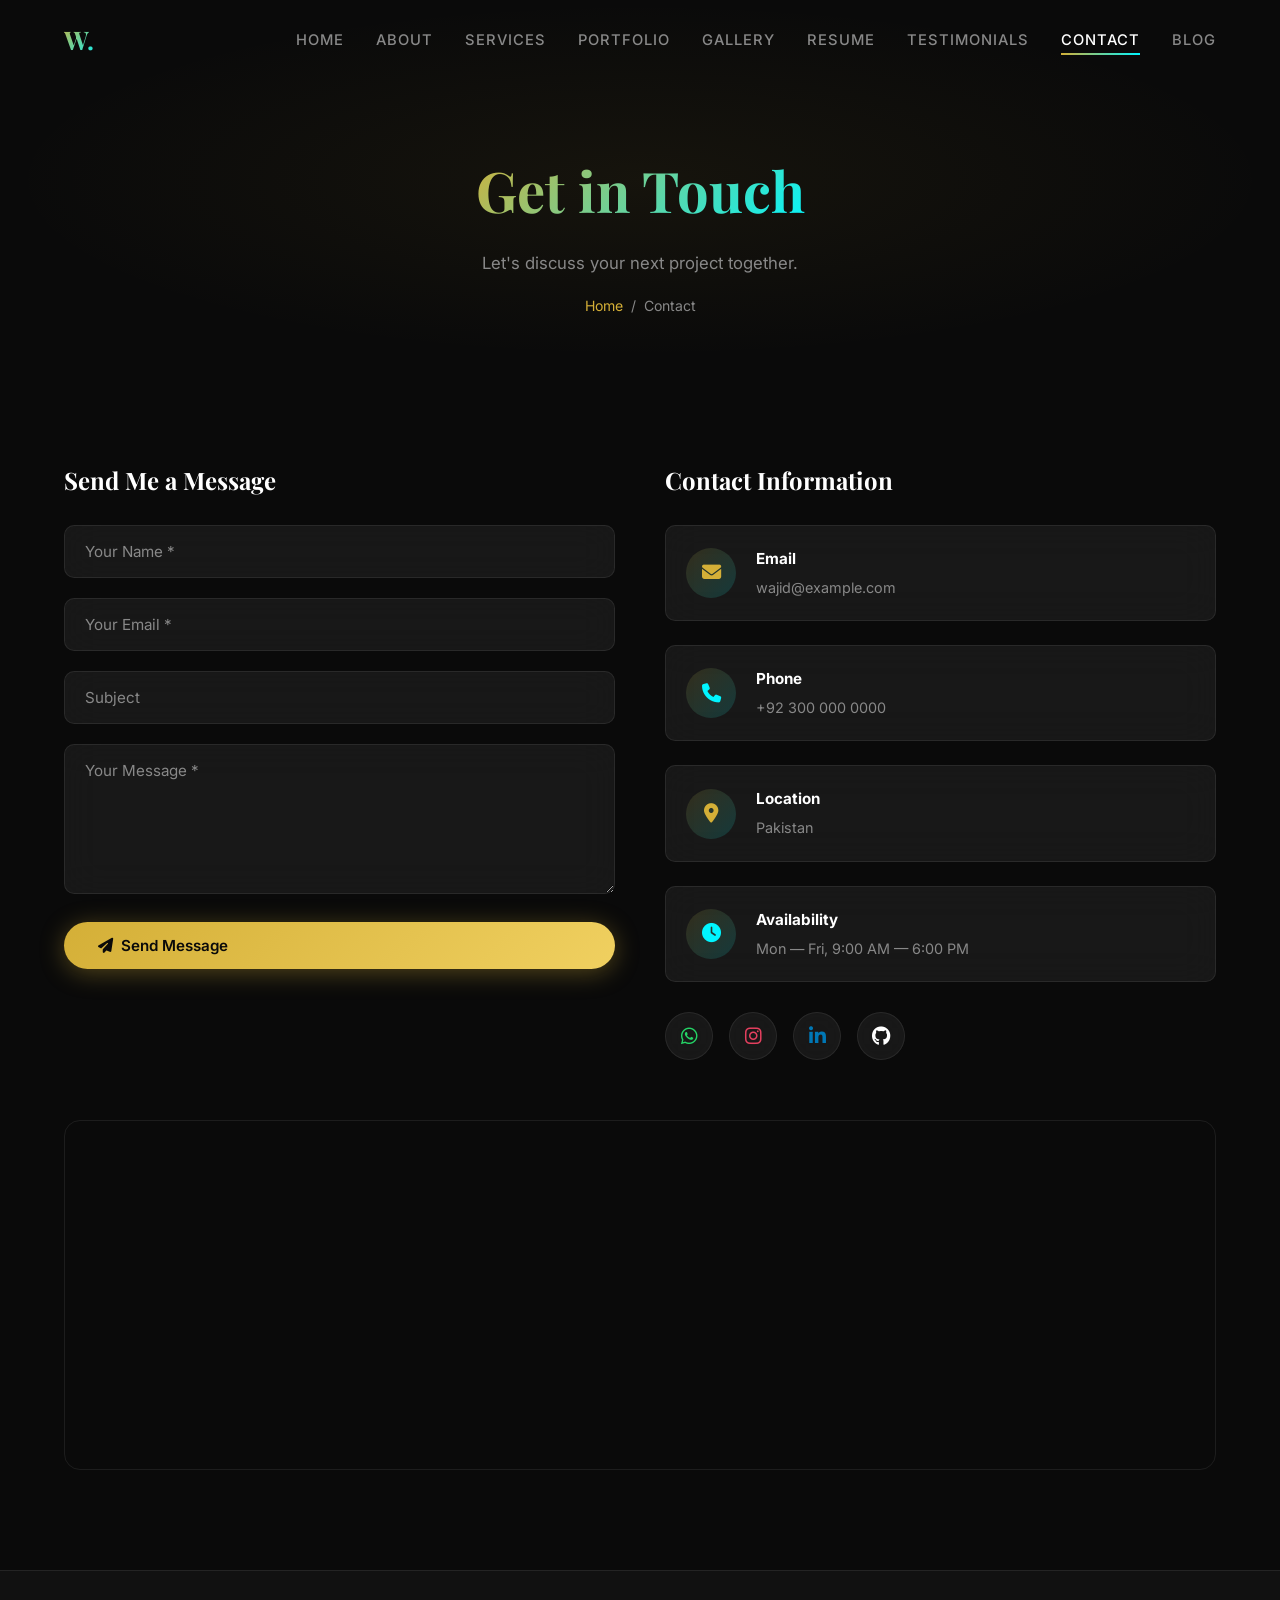
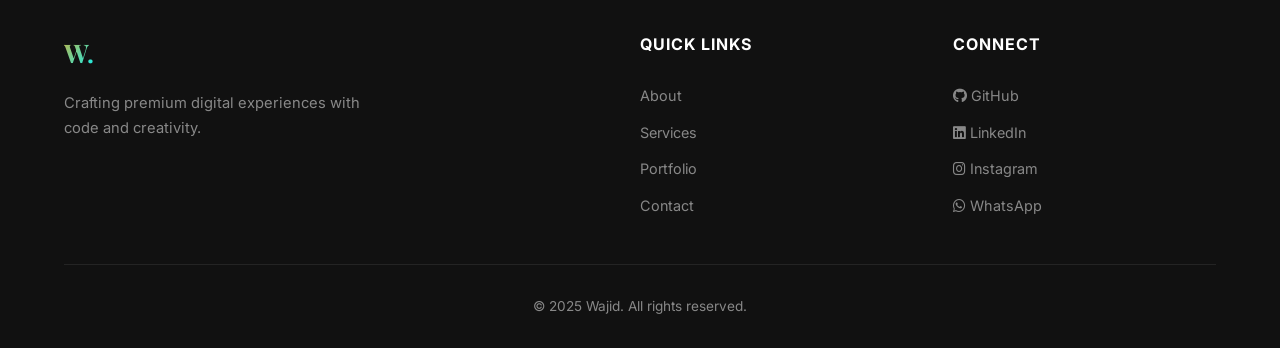
<file: contact.html>
<!DOCTYPE html>
<html lang="en">
<head>
  <meta charset="UTF-8" />
  <meta name="viewport" content="width=device-width, initial-scale=1.0" />
  <title>Contact — Wajid</title>
  <link rel="preconnect" href="https://fonts.googleapis.com" />
  <link rel="preconnect" href="https://fonts.gstatic.com" crossorigin />
  <link href="https://fonts.googleapis.com/css2?family=Playfair+Display:wght@400;700&family=Inter:wght@300;400;500;600;700&family=Fira+Code:wght@400;500&display=swap" rel="stylesheet" />
  <link rel="stylesheet" href="https://cdnjs.cloudflare.com/ajax/libs/font-awesome/6.5.1/css/all.min.css" />
  <link rel="stylesheet" href="css/style.css" />
</head>
<body class="page-transition">

  <div class="preloader"><div class="preloader-spinner"></div></div>

  <nav class="navbar">
    <div class="container">
      <a href="index.html" class="nav-logo">W.</a>
      <ul class="nav-links">
        <li><a href="index.html">Home</a></li>
        <li><a href="about.html">About</a></li>
        <li><a href="services.html">Services</a></li>
        <li><a href="portfolio.html">Portfolio</a></li>
        <li><a href="gallery.html">Gallery</a></li>
        <li><a href="resume.html">Resume</a></li>
        <li><a href="testimonials.html">Testimonials</a></li>
        <li><a href="contact.html">Contact</a></li>
        <li><a href="blog.html">Blog</a></li>
      </ul>
      <div class="hamburger"><span></span><span></span><span></span></div>
    </div>
  </nav>

  <section class="page-header">
    <div class="container">
      <h1>Get in Touch</h1>
      <p>Let's discuss your next project together.</p>
      <div class="breadcrumb"><a href="index.html">Home</a><span>/</span>Contact</div>
    </div>
  </section>

  <section class="section">
    <div class="container">
      <div class="contact-grid">

        <!-- Contact Form -->
        <div class="reveal">
          <h3 style="font-family:var(--font-heading);font-size:1.5rem;color:var(--white);margin-bottom:24px;">Send Me a Message</h3>
          <form id="contact-form" class="contact-form">
            <div class="form-group">
              <input type="text" name="name" placeholder="Your Name *" required />
            </div>
            <div class="form-group">
              <input type="email" name="email" placeholder="Your Email *" required />
            </div>
            <div class="form-group">
              <input type="text" name="subject" placeholder="Subject" />
            </div>
            <div class="form-group">
              <textarea name="message" placeholder="Your Message *" required></textarea>
            </div>
            <button type="submit" class="btn btn-primary">
              <i class="fas fa-paper-plane"></i> Send Message
            </button>
          </form>
        </div>

        <!-- Contact Info -->
        <div class="reveal">
          <h3 style="font-family:var(--font-heading);font-size:1.5rem;color:var(--white);margin-bottom:24px;">Contact Information</h3>
          <div class="contact-info-list">
            <div class="contact-info-item glass">
              <div class="contact-info-icon"><i class="fas fa-envelope" style="color:var(--gold);"></i></div>
              <div>
                <h4>Email</h4>
                <p>wajid@example.com</p>
              </div>
            </div>
            <div class="contact-info-item glass">
              <div class="contact-info-icon"><i class="fas fa-phone" style="color:var(--cyan);"></i></div>
              <div>
                <h4>Phone</h4>
                <p>+92 300 000 0000</p>
              </div>
            </div>
            <div class="contact-info-item glass">
              <div class="contact-info-icon"><i class="fas fa-map-marker-alt" style="color:var(--gold);"></i></div>
              <div>
                <h4>Location</h4>
                <p>Pakistan</p>
              </div>
            </div>
            <div class="contact-info-item glass">
              <div class="contact-info-icon"><i class="fas fa-clock" style="color:var(--cyan);"></i></div>
              <div>
                <h4>Availability</h4>
                <p>Mon — Fri, 9:00 AM — 6:00 PM</p>
              </div>
            </div>
          </div>

          <!-- Social Links -->
          <div class="social-links">
            <a href="#" class="social-link glass" aria-label="WhatsApp"><i class="fab fa-whatsapp" style="color:#25d366;"></i></a>
            <a href="#" class="social-link glass" aria-label="Instagram"><i class="fab fa-instagram" style="color:#e4405f;"></i></a>
            <a href="#" class="social-link glass" aria-label="LinkedIn"><i class="fab fa-linkedin-in" style="color:#0077b5;"></i></a>
            <a href="#" class="social-link glass" aria-label="GitHub"><i class="fab fa-github" style="color:var(--white);"></i></a>
          </div>
        </div>

      </div>

      <!-- Google Map -->
      <div class="map-container reveal">
        <iframe src="https://www.google.com/maps/embed?pb=!1m18!1m12!1m3!1d3619088.7098029!2d67.0!3d30.3!2m3!1f0!2f0!3f0!3m2!1i1024!2i768!4f13.1!3m3!1m2!1s0x38db52d2f8fd751f%3A0x46b7a1f7e614925c!2sPakistan!5e0!3m2!1sen!2s!4v1690000000000!5m2!1sen!2s" allowfullscreen="" loading="lazy" referrerpolicy="no-referrer-when-downgrade"></iframe>
      </div>
    </div>
  </section>

  <footer class="footer">
    <div class="container">
      <div class="footer-grid">
        <div class="footer-brand">
          <a href="index.html" class="nav-logo">W.</a>
          <p>Crafting premium digital experiences with code and creativity.</p>
        </div>
        <div>
          <h4 class="footer-heading">Quick Links</h4>
          <div class="footer-links">
            <a href="about.html">About</a>
            <a href="services.html">Services</a>
            <a href="portfolio.html">Portfolio</a>
            <a href="contact.html">Contact</a>
          </div>
        </div>
        <div>
          <h4 class="footer-heading">Connect</h4>
          <div class="footer-links">
            <a href="#"><i class="fab fa-github"></i> GitHub</a>
            <a href="#"><i class="fab fa-linkedin"></i> LinkedIn</a>
            <a href="#"><i class="fab fa-instagram"></i> Instagram</a>
            <a href="#"><i class="fab fa-whatsapp"></i> WhatsApp</a>
          </div>
        </div>
      </div>
      <div class="footer-bottom"><p>&copy; 2025 Wajid. All rights reserved.</p></div>
    </div>
  </footer>

  <button class="scroll-top" aria-label="Scroll to top"><i class="fas fa-chevron-up"></i></button>
  <script src="js/script.js"></script>
</body>
</html>
</file>
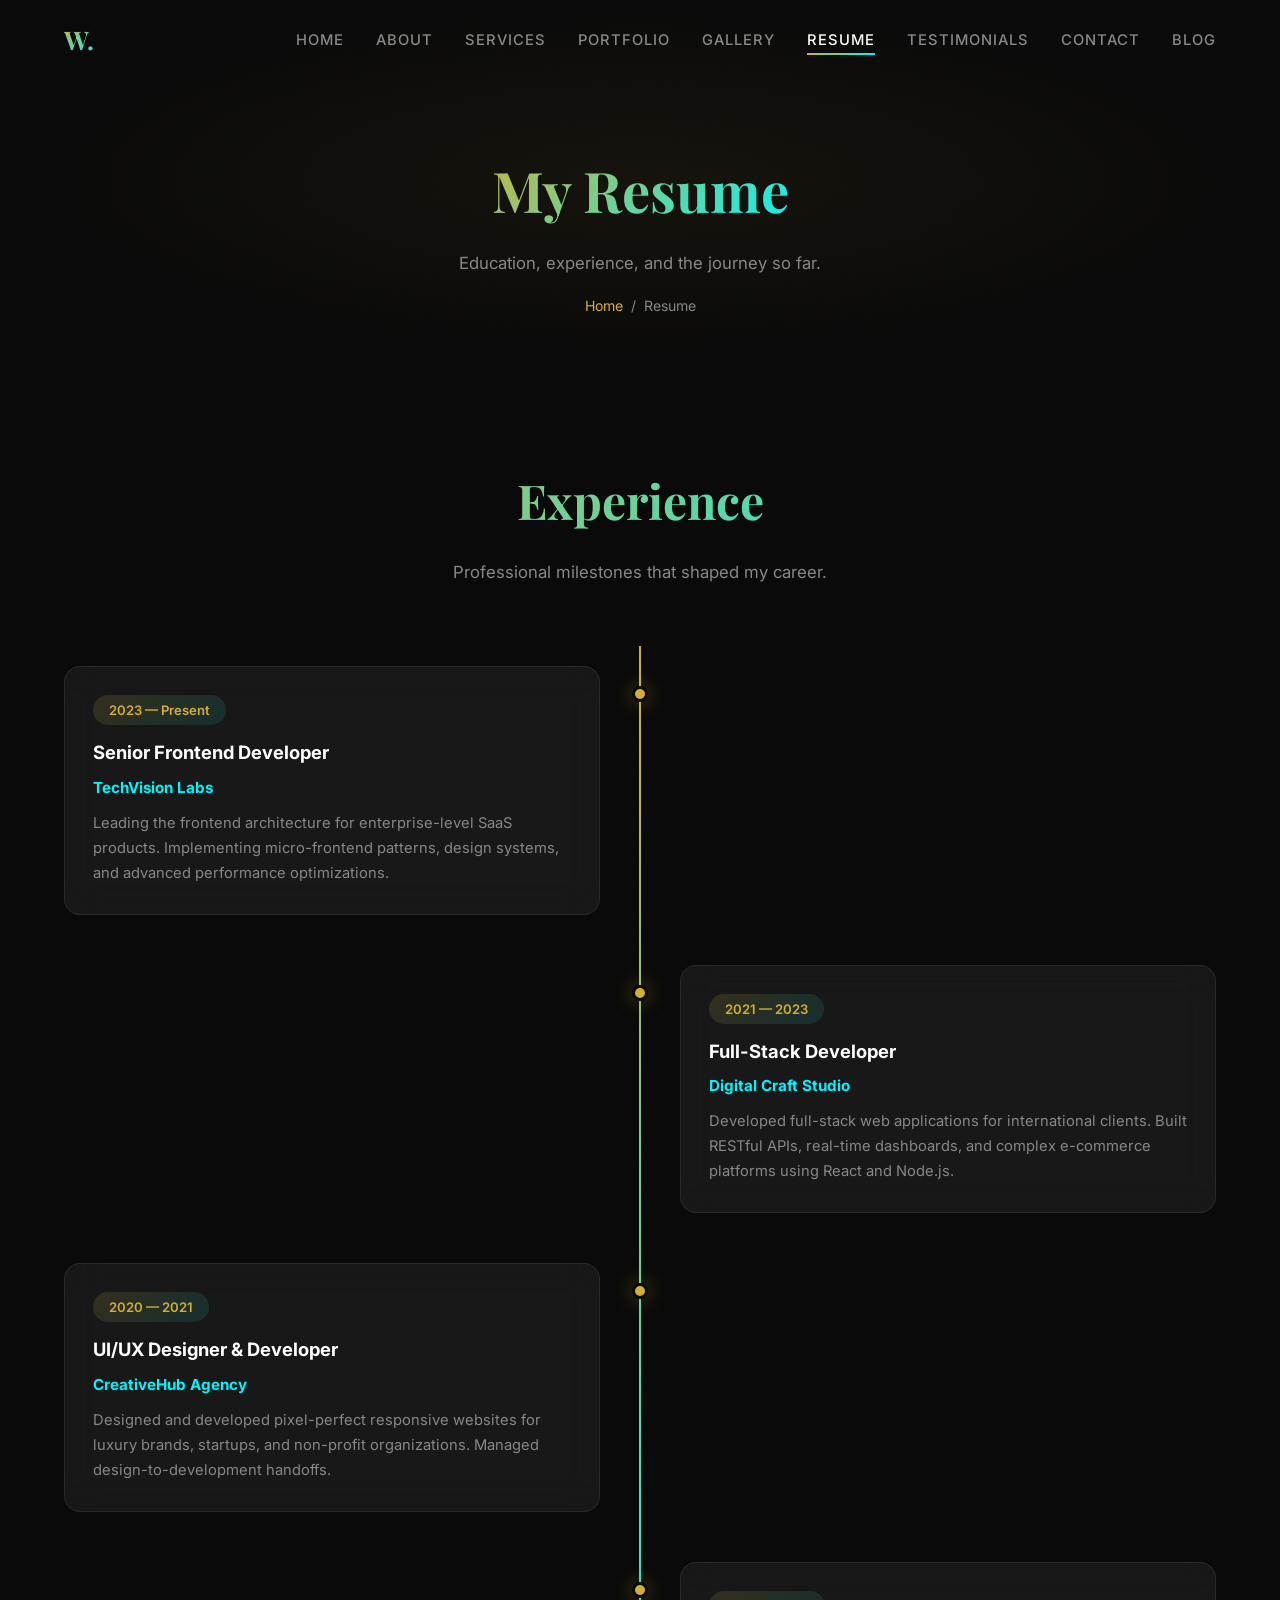
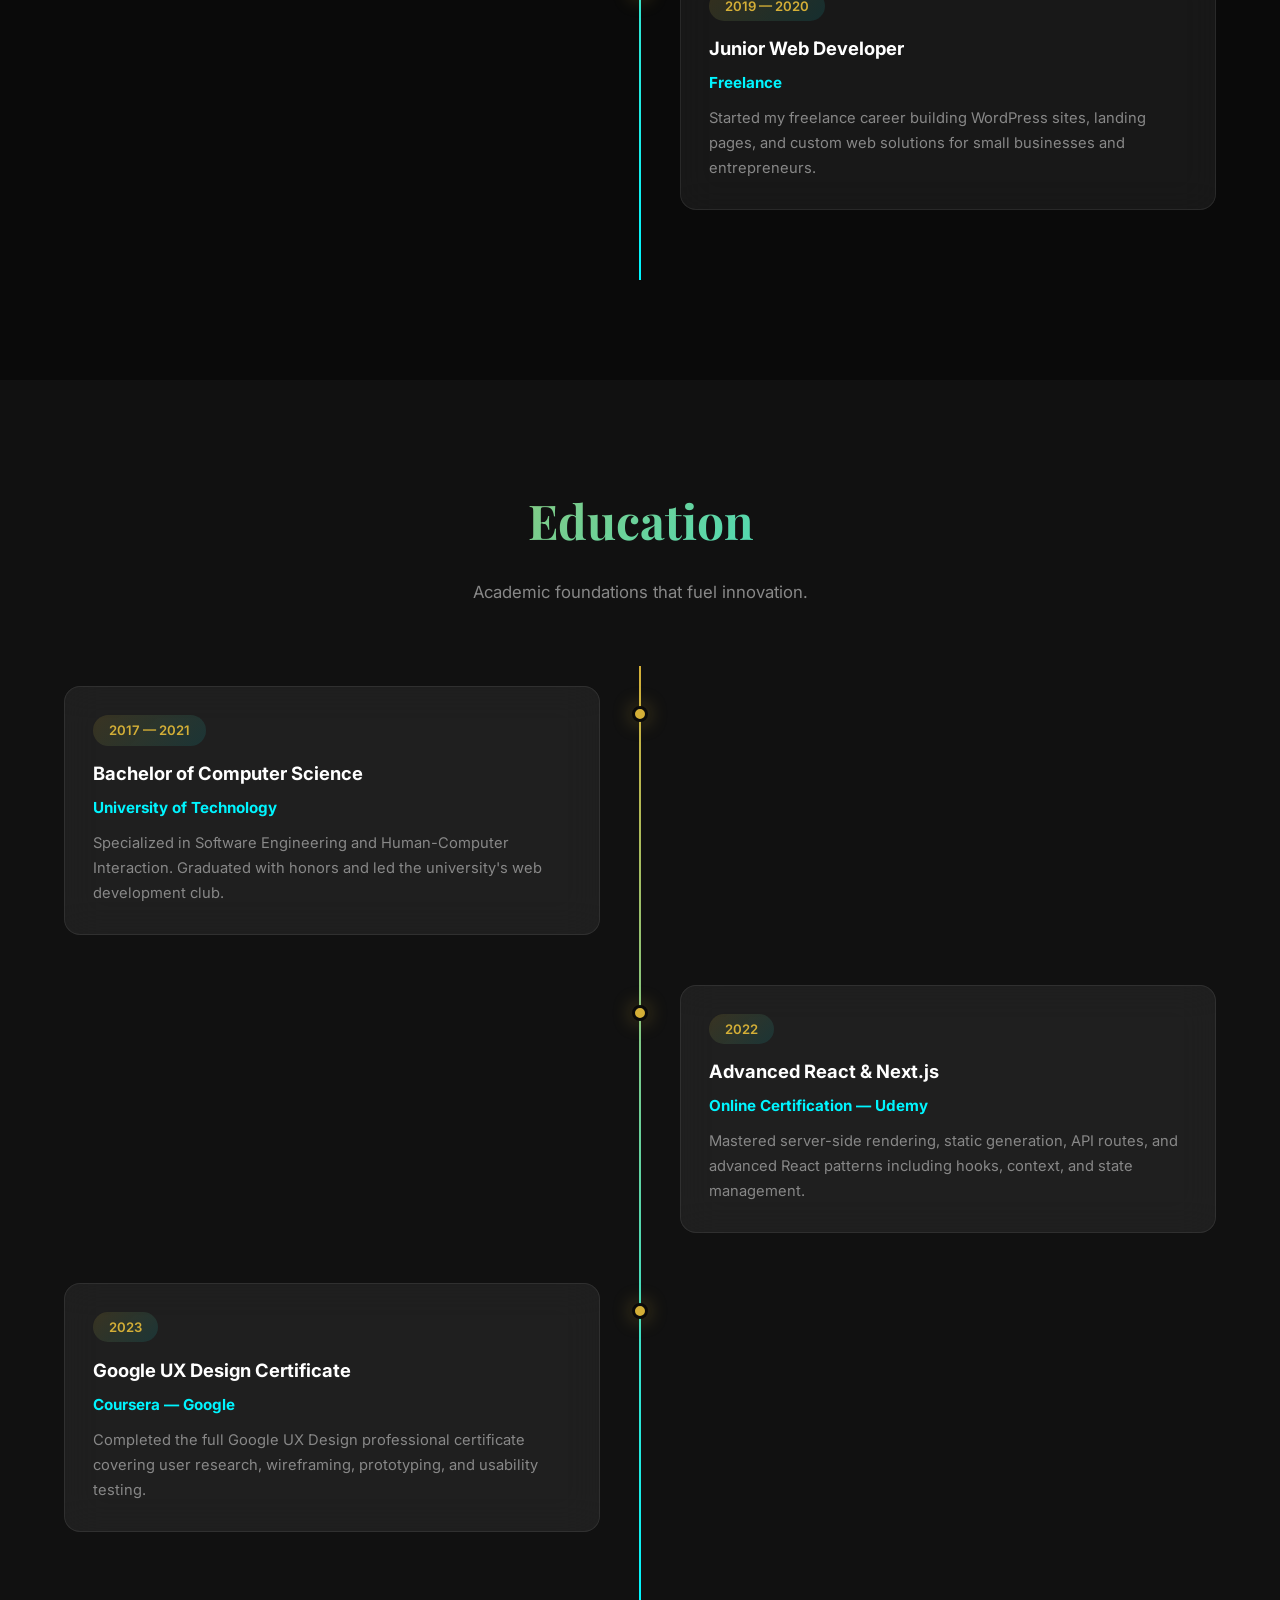
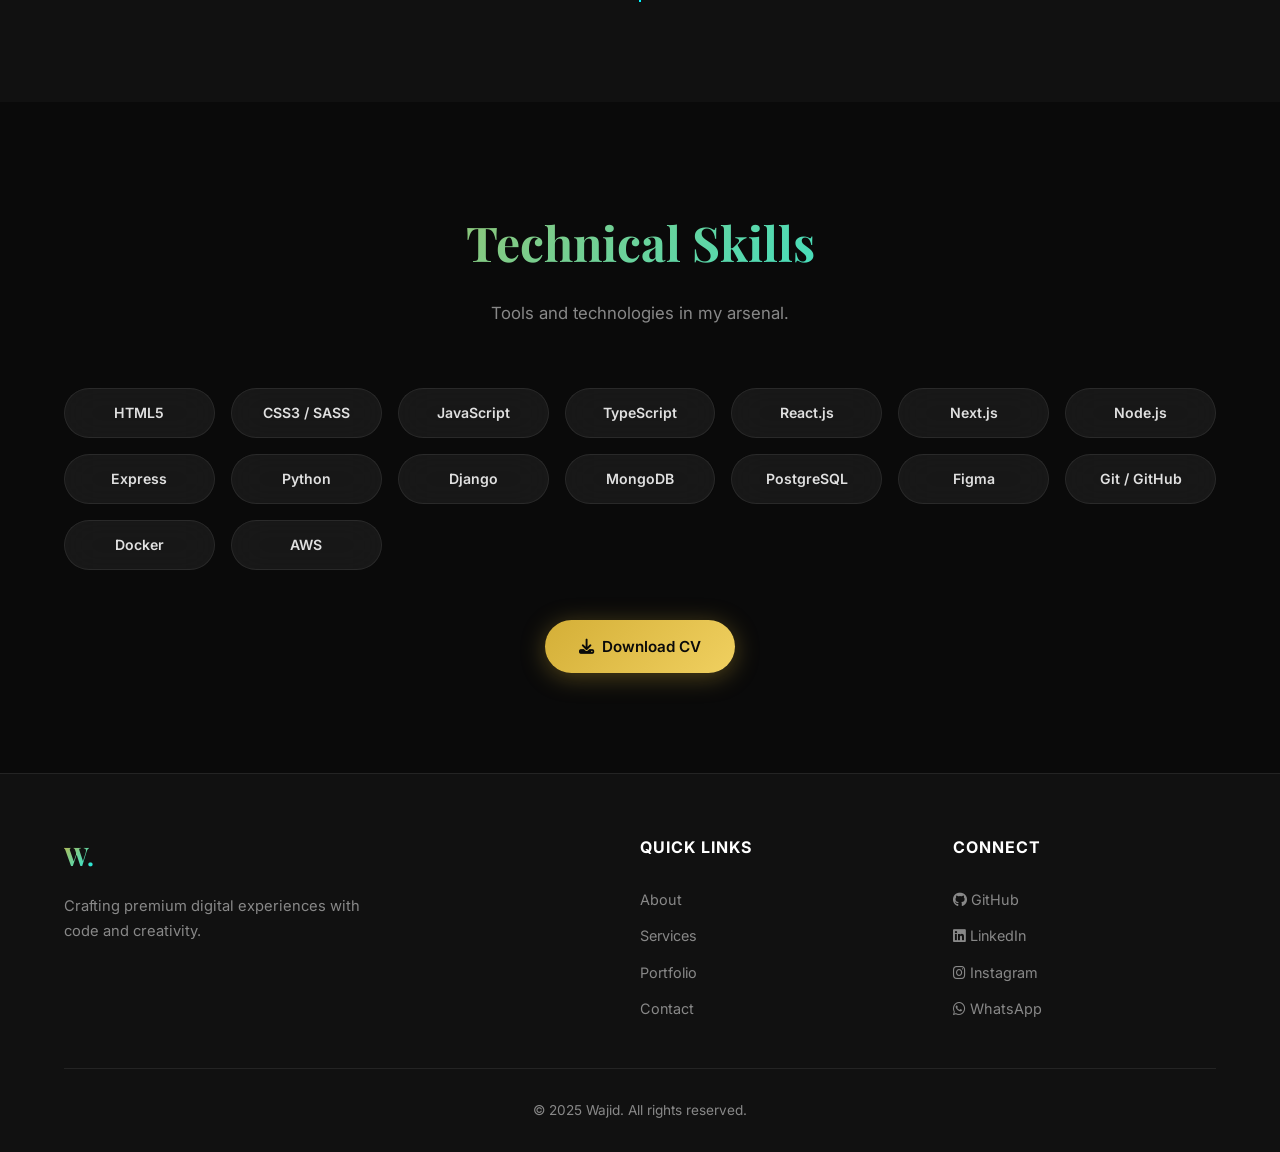
<file: resume.html>
<!DOCTYPE html>
<html lang="en">
<head>
  <meta charset="UTF-8" />
  <meta name="viewport" content="width=device-width, initial-scale=1.0" />
  <title>Resume — Wajid</title>
  <link rel="preconnect" href="https://fonts.googleapis.com" />
  <link rel="preconnect" href="https://fonts.gstatic.com" crossorigin />
  <link href="https://fonts.googleapis.com/css2?family=Playfair+Display:wght@400;700&family=Inter:wght@300;400;500;600;700&family=Fira+Code:wght@400;500&display=swap" rel="stylesheet" />
  <link rel="stylesheet" href="https://cdnjs.cloudflare.com/ajax/libs/font-awesome/6.5.1/css/all.min.css" />
  <link rel="stylesheet" href="css/style.css" />
</head>
<body class="page-transition">

  <div class="preloader"><div class="preloader-spinner"></div></div>

  <nav class="navbar">
    <div class="container">
      <a href="index.html" class="nav-logo">W.</a>
      <ul class="nav-links">
        <li><a href="index.html">Home</a></li>
        <li><a href="about.html">About</a></li>
        <li><a href="services.html">Services</a></li>
        <li><a href="portfolio.html">Portfolio</a></li>
        <li><a href="gallery.html">Gallery</a></li>
        <li><a href="resume.html">Resume</a></li>
        <li><a href="testimonials.html">Testimonials</a></li>
        <li><a href="contact.html">Contact</a></li>
        <li><a href="blog.html">Blog</a></li>
      </ul>
      <div class="hamburger"><span></span><span></span><span></span></div>
    </div>
  </nav>

  <section class="page-header">
    <div class="container">
      <h1>My Resume</h1>
      <p>Education, experience, and the journey so far.</p>
      <div class="breadcrumb"><a href="index.html">Home</a><span>/</span>Resume</div>
    </div>
  </section>

  <!-- Experience Timeline -->
  <section class="section">
    <div class="container">
      <h2 class="section-title reveal">Experience</h2>
      <p class="section-subtitle reveal">Professional milestones that shaped my career.</p>

      <div class="timeline">
        <div class="timeline-item">
          <div class="timeline-dot"></div>
          <div class="timeline-content glass">
            <span class="timeline-date">2023 — Present</span>
            <h3>Senior Frontend Developer</h3>
            <h4>TechVision Labs</h4>
            <p>Leading the frontend architecture for enterprise-level SaaS products. Implementing micro-frontend patterns, design systems, and advanced performance optimizations.</p>
          </div>
        </div>

        <div class="timeline-item">
          <div class="timeline-dot"></div>
          <div class="timeline-content glass">
            <span class="timeline-date">2021 — 2023</span>
            <h3>Full-Stack Developer</h3>
            <h4>Digital Craft Studio</h4>
            <p>Developed full-stack web applications for international clients. Built RESTful APIs, real-time dashboards, and complex e-commerce platforms using React and Node.js.</p>
          </div>
        </div>

        <div class="timeline-item">
          <div class="timeline-dot"></div>
          <div class="timeline-content glass">
            <span class="timeline-date">2020 — 2021</span>
            <h3>UI/UX Designer & Developer</h3>
            <h4>CreativeHub Agency</h4>
            <p>Designed and developed pixel-perfect responsive websites for luxury brands, startups, and non-profit organizations. Managed design-to-development handoffs.</p>
          </div>
        </div>

        <div class="timeline-item">
          <div class="timeline-dot"></div>
          <div class="timeline-content glass">
            <span class="timeline-date">2019 — 2020</span>
            <h3>Junior Web Developer</h3>
            <h4>Freelance</h4>
            <p>Started my freelance career building WordPress sites, landing pages, and custom web solutions for small businesses and entrepreneurs.</p>
          </div>
        </div>
      </div>
    </div>
  </section>

  <!-- Education Timeline -->
  <section class="section" style="background:var(--bg-secondary);">
    <div class="container">
      <h2 class="section-title reveal">Education</h2>
      <p class="section-subtitle reveal">Academic foundations that fuel innovation.</p>

      <div class="timeline">
        <div class="timeline-item">
          <div class="timeline-dot"></div>
          <div class="timeline-content glass">
            <span class="timeline-date">2017 — 2021</span>
            <h3>Bachelor of Computer Science</h3>
            <h4>University of Technology</h4>
            <p>Specialized in Software Engineering and Human-Computer Interaction. Graduated with honors and led the university's web development club.</p>
          </div>
        </div>

        <div class="timeline-item">
          <div class="timeline-dot"></div>
          <div class="timeline-content glass">
            <span class="timeline-date">2022</span>
            <h3>Advanced React & Next.js</h3>
            <h4>Online Certification — Udemy</h4>
            <p>Mastered server-side rendering, static generation, API routes, and advanced React patterns including hooks, context, and state management.</p>
          </div>
        </div>

        <div class="timeline-item">
          <div class="timeline-dot"></div>
          <div class="timeline-content glass">
            <span class="timeline-date">2023</span>
            <h3>Google UX Design Certificate</h3>
            <h4>Coursera — Google</h4>
            <p>Completed the full Google UX Design professional certificate covering user research, wireframing, prototyping, and usability testing.</p>
          </div>
        </div>
      </div>
    </div>
  </section>

  <!-- Skills Tags -->
  <section class="section">
    <div class="container">
      <h2 class="section-title reveal">Technical Skills</h2>
      <p class="section-subtitle reveal">Tools and technologies in my arsenal.</p>
      <div class="resume-skills reveal">
        <div class="resume-skill-tag glass">HTML5</div>
        <div class="resume-skill-tag glass">CSS3 / SASS</div>
        <div class="resume-skill-tag glass">JavaScript</div>
        <div class="resume-skill-tag glass">TypeScript</div>
        <div class="resume-skill-tag glass">React.js</div>
        <div class="resume-skill-tag glass">Next.js</div>
        <div class="resume-skill-tag glass">Node.js</div>
        <div class="resume-skill-tag glass">Express</div>
        <div class="resume-skill-tag glass">Python</div>
        <div class="resume-skill-tag glass">Django</div>
        <div class="resume-skill-tag glass">MongoDB</div>
        <div class="resume-skill-tag glass">PostgreSQL</div>
        <div class="resume-skill-tag glass">Figma</div>
        <div class="resume-skill-tag glass">Git / GitHub</div>
        <div class="resume-skill-tag glass">Docker</div>
        <div class="resume-skill-tag glass">AWS</div>
      </div>

      <div class="download-cv reveal">
        <a href="#" class="btn btn-primary"><i class="fas fa-download"></i> Download CV</a>
      </div>
    </div>
  </section>

  <footer class="footer">
    <div class="container">
      <div class="footer-grid">
        <div class="footer-brand">
          <a href="index.html" class="nav-logo">W.</a>
          <p>Crafting premium digital experiences with code and creativity.</p>
        </div>
        <div>
          <h4 class="footer-heading">Quick Links</h4>
          <div class="footer-links">
            <a href="about.html">About</a>
            <a href="services.html">Services</a>
            <a href="portfolio.html">Portfolio</a>
            <a href="contact.html">Contact</a>
          </div>
        </div>
        <div>
          <h4 class="footer-heading">Connect</h4>
          <div class="footer-links">
            <a href="#"><i class="fab fa-github"></i> GitHub</a>
            <a href="#"><i class="fab fa-linkedin"></i> LinkedIn</a>
            <a href="#"><i class="fab fa-instagram"></i> Instagram</a>
            <a href="#"><i class="fab fa-whatsapp"></i> WhatsApp</a>
          </div>
        </div>
      </div>
      <div class="footer-bottom"><p>&copy; 2025 Wajid. All rights reserved.</p></div>
    </div>
  </footer>

  <button class="scroll-top" aria-label="Scroll to top"><i class="fas fa-chevron-up"></i></button>
  <script src="js/script.js"></script>
</body>
</html>
</file>
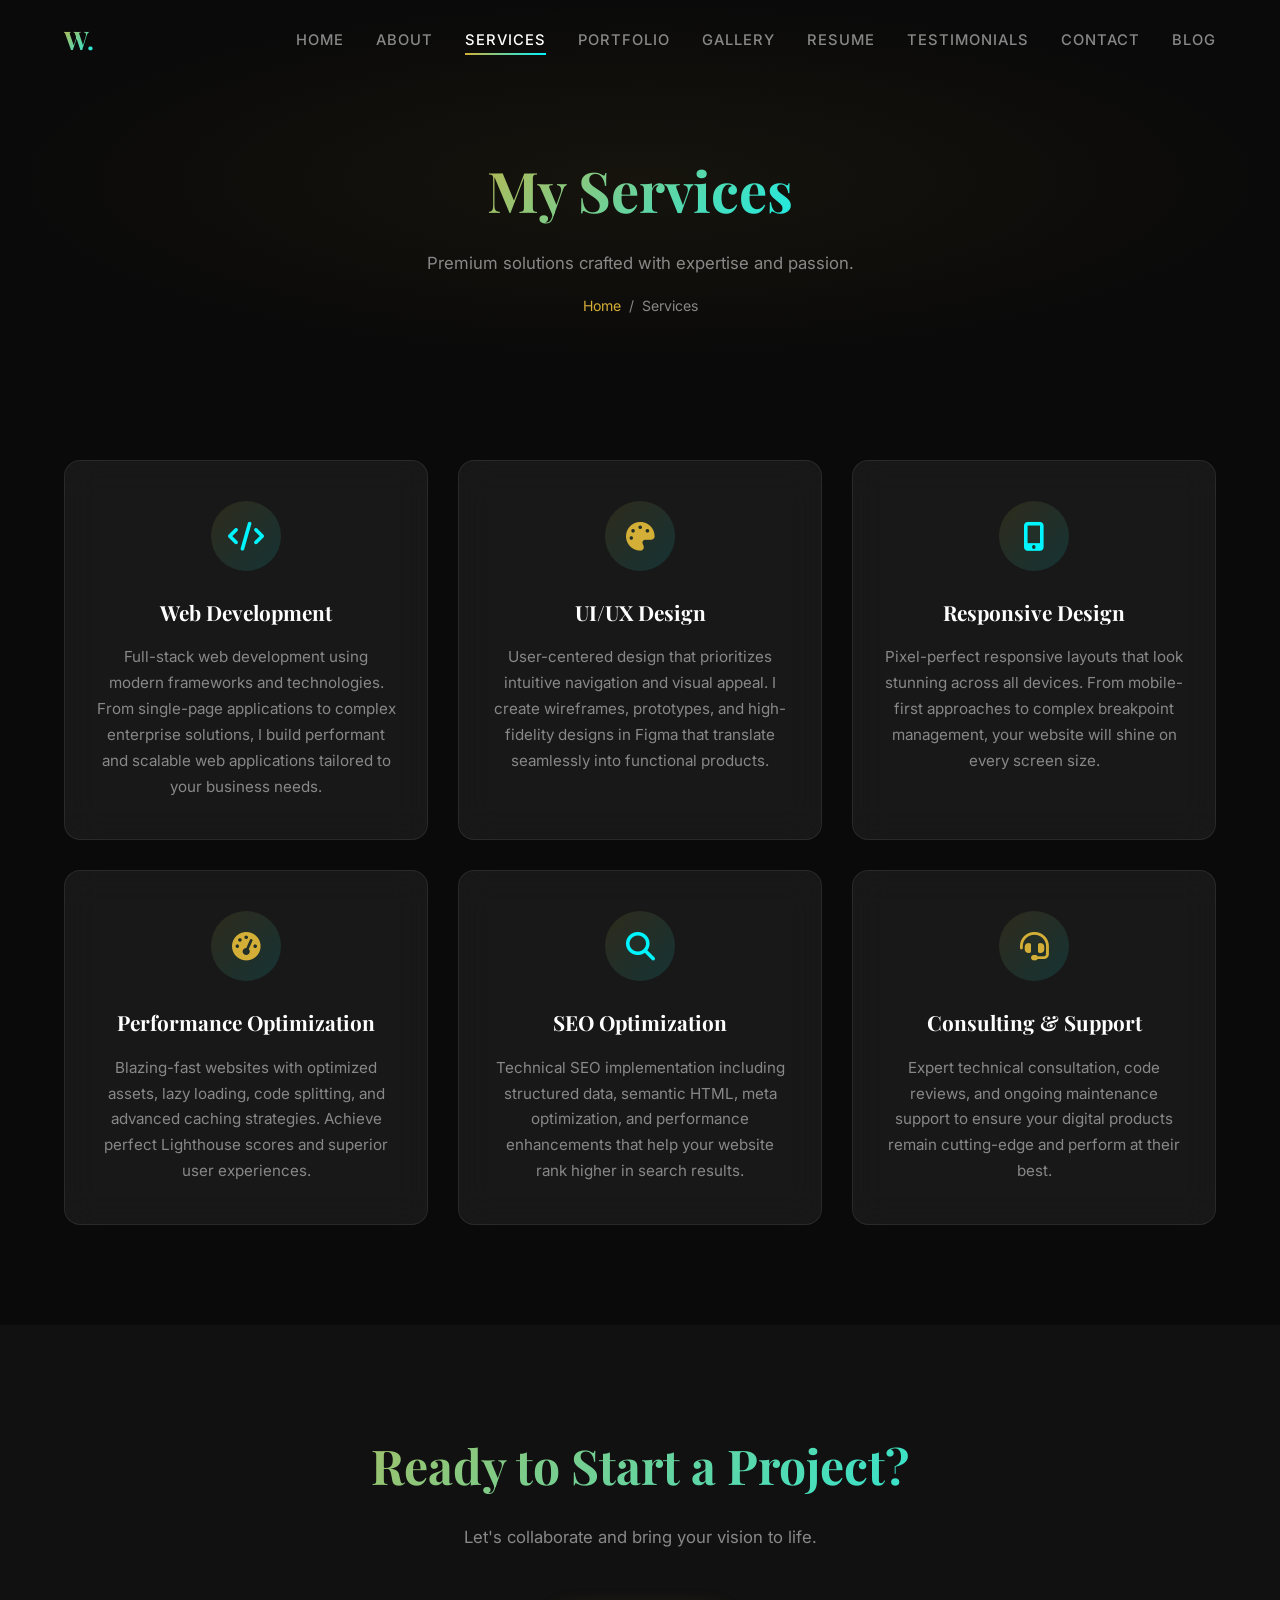
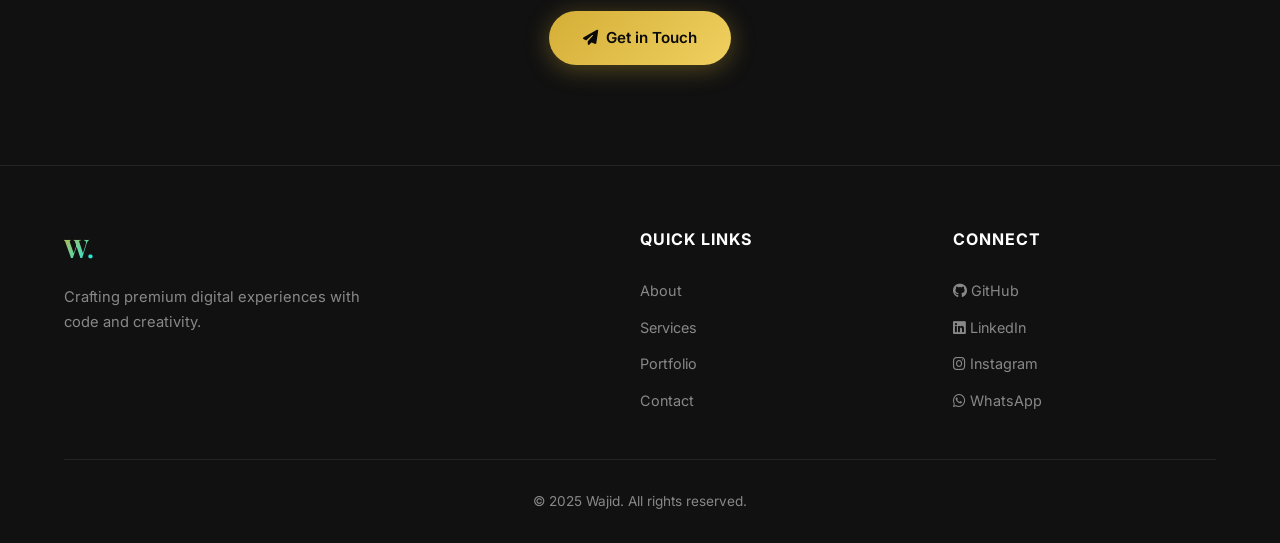
<file: services.html>
<!DOCTYPE html>
<html lang="en">
<head>
  <meta charset="UTF-8" />
  <meta name="viewport" content="width=device-width, initial-scale=1.0" />
  <title>Services — Wajid</title>
  <link rel="preconnect" href="https://fonts.googleapis.com" />
  <link rel="preconnect" href="https://fonts.gstatic.com" crossorigin />
  <link href="https://fonts.googleapis.com/css2?family=Playfair+Display:wght@400;700&family=Inter:wght@300;400;500;600;700&family=Fira+Code:wght@400;500&display=swap" rel="stylesheet" />
  <link rel="stylesheet" href="https://cdnjs.cloudflare.com/ajax/libs/font-awesome/6.5.1/css/all.min.css" />
  <link rel="stylesheet" href="css/style.css" />
</head>
<body class="page-transition">

  <div class="preloader"><div class="preloader-spinner"></div></div>

  <nav class="navbar">
    <div class="container">
      <a href="index.html" class="nav-logo">W.</a>
      <ul class="nav-links">
        <li><a href="index.html">Home</a></li>
        <li><a href="about.html">About</a></li>
        <li><a href="services.html">Services</a></li>
        <li><a href="portfolio.html">Portfolio</a></li>
        <li><a href="gallery.html">Gallery</a></li>
        <li><a href="resume.html">Resume</a></li>
        <li><a href="testimonials.html">Testimonials</a></li>
        <li><a href="contact.html">Contact</a></li>
        <li><a href="blog.html">Blog</a></li>
      </ul>
      <div class="hamburger"><span></span><span></span><span></span></div>
    </div>
  </nav>

  <section class="page-header">
    <div class="container">
      <h1>My Services</h1>
      <p>Premium solutions crafted with expertise and passion.</p>
      <div class="breadcrumb"><a href="index.html">Home</a><span>/</span>Services</div>
    </div>
  </section>

  <section class="section">
    <div class="container">
      <div class="services-grid">

        <div class="service-card glass reveal">
          <div class="service-icon"><i class="fas fa-code" style="color:var(--cyan);"></i></div>
          <h3>Web Development</h3>
          <p>Full-stack web development using modern frameworks and technologies. From single-page applications to complex enterprise solutions, I build performant and scalable web applications tailored to your business needs.</p>
        </div>

        <div class="service-card glass reveal">
          <div class="service-icon"><i class="fas fa-palette" style="color:var(--gold);"></i></div>
          <h3>UI/UX Design</h3>
          <p>User-centered design that prioritizes intuitive navigation and visual appeal. I create wireframes, prototypes, and high-fidelity designs in Figma that translate seamlessly into functional products.</p>
        </div>

        <div class="service-card glass reveal">
          <div class="service-icon"><i class="fas fa-mobile-alt" style="color:var(--cyan);"></i></div>
          <h3>Responsive Design</h3>
          <p>Pixel-perfect responsive layouts that look stunning across all devices. From mobile-first approaches to complex breakpoint management, your website will shine on every screen size.</p>
        </div>

        <div class="service-card glass reveal">
          <div class="service-icon"><i class="fas fa-tachometer-alt" style="color:var(--gold);"></i></div>
          <h3>Performance Optimization</h3>
          <p>Blazing-fast websites with optimized assets, lazy loading, code splitting, and advanced caching strategies. Achieve perfect Lighthouse scores and superior user experiences.</p>
        </div>

        <div class="service-card glass reveal">
          <div class="service-icon"><i class="fas fa-search" style="color:var(--cyan);"></i></div>
          <h3>SEO Optimization</h3>
          <p>Technical SEO implementation including structured data, semantic HTML, meta optimization, and performance enhancements that help your website rank higher in search results.</p>
        </div>

        <div class="service-card glass reveal">
          <div class="service-icon"><i class="fas fa-headset" style="color:var(--gold);"></i></div>
          <h3>Consulting & Support</h3>
          <p>Expert technical consultation, code reviews, and ongoing maintenance support to ensure your digital products remain cutting-edge and perform at their best.</p>
        </div>

      </div>
    </div>
  </section>

  <!-- CTA Section -->
  <section class="section" style="background:var(--bg-secondary);">
    <div class="container" style="text-align:center;">
      <h2 class="section-title reveal">Ready to Start a Project?</h2>
      <p class="section-subtitle reveal">Let's collaborate and bring your vision to life.</p>
      <a href="contact.html" class="btn btn-primary reveal"><i class="fas fa-paper-plane"></i> Get in Touch</a>
    </div>
  </section>

  <footer class="footer">
    <div class="container">
      <div class="footer-grid">
        <div class="footer-brand">
          <a href="index.html" class="nav-logo">W.</a>
          <p>Crafting premium digital experiences with code and creativity.</p>
        </div>
        <div>
          <h4 class="footer-heading">Quick Links</h4>
          <div class="footer-links">
            <a href="about.html">About</a>
            <a href="services.html">Services</a>
            <a href="portfolio.html">Portfolio</a>
            <a href="contact.html">Contact</a>
          </div>
        </div>
        <div>
          <h4 class="footer-heading">Connect</h4>
          <div class="footer-links">
            <a href="#"><i class="fab fa-github"></i> GitHub</a>
            <a href="#"><i class="fab fa-linkedin"></i> LinkedIn</a>
            <a href="#"><i class="fab fa-instagram"></i> Instagram</a>
            <a href="#"><i class="fab fa-whatsapp"></i> WhatsApp</a>
          </div>
        </div>
      </div>
      <div class="footer-bottom"><p>&copy; 2025 Wajid. All rights reserved.</p></div>
    </div>
  </footer>

  <button class="scroll-top" aria-label="Scroll to top"><i class="fas fa-chevron-up"></i></button>
  <script src="js/script.js"></script>
</body>
</html>
</file>
<file: css/style.css>
/* ============================================================
   WAJID — VIP Portfolio | Master Stylesheet
   Dark Luxury • Gold #D4AF37 • Neon Cyan #00F5FF
   ============================================================ */

/* ---------- CSS Variables ---------- */
:root {
  --bg-primary:    #0a0a0a;
  --bg-secondary:  #111111;
  --bg-card:       rgba(255, 255, 255, 0.04);
  --bg-glass:      rgba(255, 255, 255, 0.06);
  --gold:          #D4AF37;
  --gold-light:    #f0d060;
  --cyan:          #00F5FF;
  --cyan-dim:      rgba(0, 245, 255, 0.15);
  --white:         #ffffff;
  --text:          #e0e0e0;
  --text-muted:    #888888;
  --border:        rgba(255, 255, 255, 0.08);
  --shadow:        0 8px 32px rgba(0, 0, 0, 0.5);
  --glass-blur:    blur(18px);
  --radius:        16px;
  --radius-sm:     10px;
  --transition:    0.35s cubic-bezier(0.4, 0, 0.2, 1);
  --font-heading:  'Playfair Display', serif;
  --font-body:     'Inter', sans-serif;
  --font-mono:     'Fira Code', monospace;
}

/* ---------- Reset & Base ---------- */
*, *::before, *::after { margin: 0; padding: 0; box-sizing: border-box; }
html { scroll-behavior: smooth; font-size: 16px; }
body {
  font-family: var(--font-body);
  background: var(--bg-primary);
  color: var(--text);
  line-height: 1.7;
  overflow-x: hidden;
  -webkit-font-smoothing: antialiased;
}
a { text-decoration: none; color: inherit; transition: color var(--transition); }
ul { list-style: none; }
img { max-width: 100%; display: block; }
button, input, textarea, select { font-family: inherit; }

/* ---------- Preloader ---------- */
.preloader {
  position: fixed; inset: 0; z-index: 99999;
  background: var(--bg-primary);
  display: flex; align-items: center; justify-content: center;
  transition: opacity .6s, visibility .6s;
}
.preloader.hidden { opacity: 0; visibility: hidden; pointer-events: none; }
.preloader-spinner {
  width: 56px; height: 56px;
  border: 3px solid var(--border);
  border-top-color: var(--gold);
  border-right-color: var(--cyan);
  border-radius: 50%;
  animation: spin 0.9s linear infinite;
}
@keyframes spin { to { transform: rotate(360deg); } }

/* ---------- Scrollbar ---------- */
::-webkit-scrollbar { width: 8px; }
::-webkit-scrollbar-track { background: var(--bg-secondary); }
::-webkit-scrollbar-thumb { background: linear-gradient(var(--gold), var(--cyan)); border-radius: 4px; }

/* ---------- Selection ---------- */
::selection { background: var(--gold); color: var(--bg-primary); }

/* ---------- Utility ---------- */
.container { max-width: 1200px; margin: 0 auto; padding: 0 24px; }
.section { padding: 100px 0; position: relative; }
.section-title {
  font-family: var(--font-heading);
  font-size: clamp(2rem, 5vw, 3rem);
  text-align: center;
  margin-bottom: 16px;
  background: linear-gradient(135deg, var(--gold), var(--cyan));
  -webkit-background-clip: text;
  -webkit-text-fill-color: transparent;
  background-clip: text;
}
.section-subtitle {
  text-align: center;
  color: var(--text-muted);
  margin-bottom: 60px;
  font-size: 1.05rem;
}
.glass {
  background: var(--bg-glass);
  backdrop-filter: var(--glass-blur);
  -webkit-backdrop-filter: var(--glass-blur);
  border: 1px solid var(--border);
  border-radius: var(--radius);
}

/* ---------- Buttons ---------- */
.btn {
  display: inline-flex; align-items: center; gap: 8px;
  padding: 14px 34px;
  border: none; border-radius: 50px; cursor: pointer;
  font-size: 0.95rem; font-weight: 600;
  position: relative; overflow: hidden;
  transition: transform var(--transition), box-shadow var(--transition);
}
.btn:hover { transform: translateY(-2px); }
.btn-primary {
  background: linear-gradient(135deg, var(--gold), var(--gold-light));
  color: var(--bg-primary);
  box-shadow: 0 4px 24px rgba(212, 175, 55, 0.35);
}
.btn-primary:hover { box-shadow: 0 6px 32px rgba(212, 175, 55, 0.55); }
.btn-outline {
  background: transparent;
  border: 2px solid var(--cyan);
  color: var(--cyan);
}
.btn-outline:hover {
  background: var(--cyan);
  color: var(--bg-primary);
  box-shadow: 0 4px 24px rgba(0, 245, 255, 0.35);
}

/* Ripple effect */
.btn .ripple {
  position: absolute; border-radius: 50%;
  background: rgba(255, 255, 255, 0.4);
  transform: scale(0); animation: ripple-anim .6s ease-out;
  pointer-events: none;
}
@keyframes ripple-anim { to { transform: scale(4); opacity: 0; } }

/* ---------- Navbar ---------- */
.navbar {
  position: fixed; top: 0; left: 0; right: 0; z-index: 1000;
  padding: 18px 0;
  transition: background var(--transition), padding var(--transition), box-shadow var(--transition);
}
.navbar.scrolled {
  background: rgba(10, 10, 10, 0.92);
  backdrop-filter: var(--glass-blur);
  -webkit-backdrop-filter: var(--glass-blur);
  padding: 12px 0;
  box-shadow: 0 2px 24px rgba(0, 0, 0, 0.5);
  border-bottom: 1px solid var(--border);
}
.navbar .container { display: flex; align-items: center; justify-content: space-between; }
.nav-logo {
  font-family: var(--font-heading);
  font-size: 1.6rem; font-weight: 700;
  background: linear-gradient(135deg, var(--gold), var(--cyan));
  -webkit-background-clip: text;
  -webkit-text-fill-color: transparent;
  background-clip: text;
}
.nav-links { display: flex; gap: 32px; }
.nav-links a {
  font-size: 0.92rem; font-weight: 500; text-transform: uppercase;
  letter-spacing: 1px; color: var(--text-muted);
  position: relative; padding: 4px 0;
}
.nav-links a::after {
  content: ''; position: absolute; bottom: -2px; left: 0;
  width: 0; height: 2px;
  background: linear-gradient(90deg, var(--gold), var(--cyan));
  transition: width var(--transition);
}
.nav-links a:hover,
.nav-links a.active { color: var(--white); }
.nav-links a:hover::after,
.nav-links a.active::after { width: 100%; }

/* Hamburger */
.hamburger { display: none; flex-direction: column; gap: 5px; cursor: pointer; z-index: 1001; }
.hamburger span {
  width: 28px; height: 2px; background: var(--text);
  transition: var(--transition);
}
.hamburger.active span:nth-child(1) { transform: rotate(45deg) translate(5px, 5px); }
.hamburger.active span:nth-child(2) { opacity: 0; }
.hamburger.active span:nth-child(3) { transform: rotate(-45deg) translate(5px, -5px); }

/* ---------- Mobile Nav ---------- */
@media (max-width: 768px) {
  .nav-links {
    position: fixed; top: 0; right: -100%; width: 75%; height: 100vh;
    background: rgba(10, 10, 10, 0.97);
    backdrop-filter: var(--glass-blur);
    flex-direction: column; justify-content: center; align-items: center;
    gap: 28px;
    transition: right var(--transition);
    border-left: 1px solid var(--border);
  }
  .nav-links.open { right: 0; }
  .hamburger { display: flex; }
}

/* ---------- Hero Section ---------- */
.hero {
  min-height: 100vh; display: flex; align-items: center; justify-content: center;
  position: relative; overflow: hidden;
  background: radial-gradient(ellipse at 30% 50%, rgba(212, 175, 55, 0.06) 0%, transparent 60%),
              radial-gradient(ellipse at 70% 50%, rgba(0, 245, 255, 0.06) 0%, transparent 60%),
              var(--bg-primary);
}
.hero-content { text-align: center; z-index: 2; position: relative; }
.hero-greeting {
  font-size: 1.1rem; text-transform: uppercase; letter-spacing: 4px;
  color: var(--gold); margin-bottom: 16px;
  animation: fadeInUp .8s ease-out;
}
.hero-name {
  font-family: var(--font-heading);
  font-size: clamp(3rem, 8vw, 6rem);
  font-weight: 700;
  background: linear-gradient(135deg, var(--white) 30%, var(--gold));
  -webkit-background-clip: text;
  -webkit-text-fill-color: transparent;
  background-clip: text;
  line-height: 1.1; margin-bottom: 20px;
  animation: fadeInUp .8s ease-out .15s both;
}
.hero-tagline {
  font-size: clamp(1rem, 2.5vw, 1.35rem);
  color: var(--text-muted); margin-bottom: 40px;
  min-height: 2em;
  animation: fadeInUp .8s ease-out .3s both;
}
.hero-tagline .typed-cursor { color: var(--cyan); }
.hero-buttons {
  display: flex; gap: 20px; justify-content: center; flex-wrap: wrap;
  animation: fadeInUp .8s ease-out .45s both;
}

/* Particles canvas */
#particles-canvas {
  position: absolute; inset: 0; z-index: 1;
}

/* ---------- Animations ---------- */
@keyframes fadeInUp {
  from { opacity: 0; transform: translateY(30px); }
  to   { opacity: 1; transform: translateY(0); }
}
@keyframes fadeIn {
  from { opacity: 0; }
  to   { opacity: 1; }
}

/* Reveal on scroll */
.reveal {
  opacity: 0; transform: translateY(40px);
  transition: opacity .7s ease, transform .7s ease;
}
.reveal.visible {
  opacity: 1; transform: translateY(0);
}

/* ---------- About ---------- */
.about-grid {
  display: grid;
  grid-template-columns: 1fr 1.4fr;
  gap: 60px;
  align-items: center;
}
.about-image-wrap {
  position: relative; display: flex; justify-content: center;
}
.about-image-frame {
  width: 300px; height: 300px;
  border-radius: 50%;
  padding: 6px;
  background: linear-gradient(135deg, var(--gold), var(--cyan));
  position: relative;
}
.about-image-frame img {
  width: 100%; height: 100%;
  border-radius: 50%;
  object-fit: cover;
  border: 4px solid var(--bg-primary);
}
.about-image-glow {
  position: absolute; inset: -20px;
  border-radius: 50%;
  background: radial-gradient(circle, rgba(212, 175, 55, 0.15), transparent 70%);
  filter: blur(30px); z-index: -1;
}
.about-text h3 {
  font-family: var(--font-heading);
  font-size: 1.8rem; margin-bottom: 16px;
  color: var(--white);
}
.about-text p { color: var(--text-muted); margin-bottom: 20px; font-size: 1.02rem; }
.about-stats {
  display: flex; gap: 40px; margin-top: 30px;
}
.stat-item { text-align: center; }
.stat-number {
  font-size: 2.2rem; font-weight: 700;
  background: linear-gradient(135deg, var(--gold), var(--cyan));
  -webkit-background-clip: text;
  -webkit-text-fill-color: transparent;
  background-clip: text;
}
.stat-label { color: var(--text-muted); font-size: 0.85rem; text-transform: uppercase; letter-spacing: 1px; }

/* Skill bars */
.skills-section { margin-top: 60px; }
.skill-bar { margin-bottom: 24px; }
.skill-info { display: flex; justify-content: space-between; margin-bottom: 8px; }
.skill-name { font-weight: 600; font-size: 0.9rem; }
.skill-percent { color: var(--cyan); font-weight: 600; font-size: 0.9rem; }
.skill-track {
  height: 8px; background: rgba(255, 255, 255, 0.06);
  border-radius: 4px; overflow: hidden;
}
.skill-fill {
  height: 100%; width: 0; border-radius: 4px;
  background: linear-gradient(90deg, var(--gold), var(--cyan));
  transition: width 1.5s cubic-bezier(0.4, 0, 0.2, 1);
}

@media (max-width: 768px) {
  .about-grid { grid-template-columns: 1fr; text-align: center; }
  .about-stats { justify-content: center; }
}

/* ---------- Services ---------- */
.services-grid {
  display: grid;
  grid-template-columns: repeat(auto-fit, minmax(300px, 1fr));
  gap: 30px;
}
.service-card {
  padding: 40px 30px;
  text-align: center;
  transition: transform var(--transition), box-shadow var(--transition);
  position: relative; overflow: hidden;
}
.service-card::before {
  content: ''; position: absolute; inset: 0;
  background: linear-gradient(135deg, rgba(212, 175, 55, 0.05), rgba(0, 245, 255, 0.05));
  opacity: 0; transition: opacity var(--transition);
}
.service-card:hover { transform: translateY(-8px); box-shadow: 0 12px 40px rgba(0, 0, 0, 0.4); }
.service-card:hover::before { opacity: 1; }
.service-icon {
  width: 70px; height: 70px; margin: 0 auto 24px;
  display: flex; align-items: center; justify-content: center;
  border-radius: 50%;
  background: linear-gradient(135deg, rgba(212, 175, 55, 0.12), rgba(0, 245, 255, 0.12));
  font-size: 1.8rem;
  transition: transform var(--transition), box-shadow var(--transition);
}
.service-card:hover .service-icon {
  transform: scale(1.1);
  box-shadow: 0 0 30px rgba(212, 175, 55, 0.3);
}
.service-card h3 {
  font-family: var(--font-heading);
  font-size: 1.3rem; margin-bottom: 14px;
  color: var(--white);
}
.service-card p { color: var(--text-muted); font-size: 0.95rem; }

/* ---------- Portfolio ---------- */
.filter-buttons {
  display: flex; justify-content: center; gap: 14px; flex-wrap: wrap;
  margin-bottom: 50px;
}
.filter-btn {
  padding: 10px 26px; border: 1px solid var(--border);
  border-radius: 50px; background: transparent;
  color: var(--text-muted); cursor: pointer;
  font-size: 0.88rem; font-weight: 500;
  transition: var(--transition);
}
.filter-btn.active, .filter-btn:hover {
  background: linear-gradient(135deg, var(--gold), var(--cyan));
  color: var(--bg-primary); border-color: transparent;
}
.portfolio-grid {
  display: grid;
  grid-template-columns: repeat(auto-fit, minmax(320px, 1fr));
  gap: 28px;
}
.portfolio-item {
  border-radius: var(--radius);
  overflow: hidden; position: relative;
  aspect-ratio: 16 / 11;
  cursor: pointer;
}
.portfolio-item img {
  width: 100%; height: 100%; object-fit: cover;
  transition: transform .5s ease;
}
.portfolio-overlay {
  position: absolute; inset: 0;
  background: linear-gradient(to top, rgba(10, 10, 10, 0.95) 0%, transparent 60%);
  display: flex; flex-direction: column; justify-content: flex-end;
  padding: 28px; opacity: 0;
  transition: opacity var(--transition);
}
.portfolio-item:hover img { transform: scale(1.08); }
.portfolio-item:hover .portfolio-overlay { opacity: 1; }
.portfolio-overlay h3 { font-size: 1.2rem; color: var(--white); margin-bottom: 6px; }
.portfolio-overlay span { color: var(--gold); font-size: 0.85rem; text-transform: uppercase; letter-spacing: 1px; }
.portfolio-overlay .view-btn {
  margin-top: 12px; display: inline-flex; align-items: center; gap: 6px;
  color: var(--cyan); font-size: 0.88rem; font-weight: 600;
}

/* ---------- Gallery ---------- */
.gallery-masonry {
  columns: 3; column-gap: 20px;
}
.gallery-item {
  break-inside: avoid; margin-bottom: 20px;
  border-radius: var(--radius-sm); overflow: hidden;
  cursor: pointer; position: relative;
}
.gallery-item img {
  width: 100%; display: block;
  transition: transform .5s ease, filter .5s ease;
}
.gallery-item:hover img { transform: scale(1.05); filter: brightness(1.1); }
.gallery-item::after {
  content: '🔍'; position: absolute;
  top: 50%; left: 50%; transform: translate(-50%, -50%) scale(0);
  font-size: 2rem; opacity: 0;
  transition: var(--transition);
}
.gallery-item:hover::after { transform: translate(-50%, -50%) scale(1); opacity: .8; }

/* Lightbox */
.lightbox {
  position: fixed; inset: 0; z-index: 9999;
  background: rgba(0, 0, 0, 0.95);
  display: flex; align-items: center; justify-content: center;
  opacity: 0; visibility: hidden;
  transition: opacity .4s, visibility .4s;
}
.lightbox.active { opacity: 1; visibility: visible; }
.lightbox img {
  max-width: 90%; max-height: 85vh;
  border-radius: var(--radius-sm);
  box-shadow: 0 0 60px rgba(212, 175, 55, 0.15);
  transform: scale(0.85); transition: transform .4s ease;
}
.lightbox.active img { transform: scale(1); }
.lightbox-close {
  position: absolute; top: 30px; right: 40px;
  font-size: 2.2rem; color: var(--white); cursor: pointer;
  transition: color var(--transition);
  background: none; border: none;
}
.lightbox-close:hover { color: var(--gold); }
.lightbox-nav {
  position: absolute; top: 50%; transform: translateY(-50%);
  font-size: 2.5rem; color: var(--white); cursor: pointer;
  background: none; border: none; padding: 10px;
  transition: color var(--transition);
}
.lightbox-nav:hover { color: var(--cyan); }
.lightbox-prev { left: 30px; }
.lightbox-next { right: 30px; }

@media (max-width: 768px) {
  .gallery-masonry { columns: 2; }
}
@media (max-width: 480px) {
  .gallery-masonry { columns: 1; }
}

/* ---------- Resume / Timeline ---------- */
.timeline { position: relative; padding: 20px 0; }
.timeline::before {
  content: ''; position: absolute;
  left: 50%; top: 0; bottom: 0; width: 2px;
  background: linear-gradient(to bottom, var(--gold), var(--cyan));
  transform: translateX(-50%);
}
.timeline-item {
  display: flex; justify-content: flex-end;
  padding-right: calc(50% + 40px);
  margin-bottom: 50px;
  position: relative;
}
.timeline-item:nth-child(even) {
  justify-content: flex-start;
  padding-right: 0; padding-left: calc(50% + 40px);
}
.timeline-dot {
  position: absolute; left: 50%; top: 20px;
  width: 16px; height: 16px;
  background: var(--gold); border: 3px solid var(--bg-primary);
  border-radius: 50%; transform: translateX(-50%);
  z-index: 2;
  box-shadow: 0 0 20px rgba(212, 175, 55, 0.4);
}
.timeline-content {
  padding: 28px;
  max-width: 100%;
}
.timeline-date {
  display: inline-block; padding: 4px 16px;
  background: linear-gradient(135deg, rgba(212, 175, 55, 0.15), rgba(0, 245, 255, 0.1));
  border-radius: 50px; font-size: 0.82rem; font-weight: 600;
  color: var(--gold); margin-bottom: 12px;
}
.timeline-content h3 { font-size: 1.15rem; color: var(--white); margin-bottom: 6px; }
.timeline-content h4 { font-size: 0.95rem; color: var(--cyan); margin-bottom: 10px; }
.timeline-content p { font-size: 0.92rem; color: var(--text-muted); }

@media (max-width: 768px) {
  .timeline::before { left: 20px; }
  .timeline-item, .timeline-item:nth-child(even) {
    padding-left: 56px; padding-right: 0; justify-content: flex-start;
  }
  .timeline-dot { left: 20px; }
}

.resume-skills {
  display: grid; grid-template-columns: repeat(auto-fit, minmax(140px, 1fr));
  gap: 16px; margin-top: 40px;
}
.resume-skill-tag {
  padding: 12px 20px; text-align: center;
  font-size: 0.88rem; font-weight: 600;
  border-radius: 50px;
  transition: transform var(--transition), box-shadow var(--transition);
}
.resume-skill-tag:hover {
  transform: translateY(-4px);
  box-shadow: 0 6px 24px rgba(212, 175, 55, 0.2);
}

.download-cv {
  text-align: center; margin-top: 50px;
}

/* ---------- Testimonials ---------- */
.testimonials-carousel {
  position: relative; overflow: hidden;
  max-width: 800px; margin: 0 auto;
}
.testimonial-track {
  display: flex; transition: transform .6s ease;
}
.testimonial-card {
  min-width: 100%; padding: 50px 40px;
  text-align: center;
}
.testimonial-avatar {
  width: 80px; height: 80px;
  border-radius: 50%; margin: 0 auto 20px;
  border: 3px solid var(--gold);
  object-fit: cover;
}
.testimonial-quote {
  font-size: 1.1rem; color: var(--text);
  font-style: italic; line-height: 1.8;
  margin-bottom: 20px; position: relative;
}
.testimonial-quote::before {
  content: '"'; font-family: var(--font-heading);
  font-size: 4rem; color: var(--gold); opacity: .3;
  position: absolute; top: -30px; left: 50%;
  transform: translateX(-50%);
}
.testimonial-name { font-weight: 700; color: var(--white); font-size: 1.05rem; }
.testimonial-role { color: var(--cyan); font-size: 0.85rem; }

.carousel-controls {
  display: flex; justify-content: center; gap: 12px; margin-top: 30px;
}
.carousel-dot {
  width: 12px; height: 12px; border-radius: 50%;
  background: var(--border); border: none; cursor: pointer;
  transition: var(--transition);
}
.carousel-dot.active {
  background: var(--gold); box-shadow: 0 0 12px rgba(212, 175, 55, 0.5);
}

/* ---------- Contact ---------- */
.contact-grid {
  display: grid;
  grid-template-columns: 1fr 1fr;
  gap: 50px;
}
.contact-form { display: flex; flex-direction: column; gap: 20px; }
.form-group { position: relative; }
.form-group input,
.form-group textarea {
  width: 100%; padding: 16px 20px;
  background: var(--bg-glass);
  backdrop-filter: var(--glass-blur);
  border: 1px solid var(--border);
  border-radius: var(--radius-sm);
  color: var(--white); font-size: 0.95rem;
  transition: border-color var(--transition), box-shadow var(--transition);
  outline: none;
}
.form-group input::placeholder,
.form-group textarea::placeholder { color: var(--text-muted); }
.form-group input:focus,
.form-group textarea:focus {
  border-color: var(--gold);
  box-shadow: 0 0 20px rgba(212, 175, 55, 0.1);
}
.form-group textarea { resize: vertical; min-height: 150px; }

.contact-info-list { display: flex; flex-direction: column; gap: 24px; }
.contact-info-item {
  display: flex; align-items: center; gap: 20px;
  padding: 20px; border-radius: var(--radius-sm);
  transition: transform var(--transition);
}
.contact-info-item:hover { transform: translateX(8px); }
.contact-info-icon {
  width: 50px; height: 50px; min-width: 50px;
  display: flex; align-items: center; justify-content: center;
  border-radius: 50%;
  background: linear-gradient(135deg, rgba(212, 175, 55, 0.15), rgba(0, 245, 255, 0.15));
  font-size: 1.2rem;
}
.contact-info-item h4 { font-size: 0.95rem; color: var(--white); margin-bottom: 4px; }
.contact-info-item p { color: var(--text-muted); font-size: 0.9rem; }

.social-links {
  display: flex; gap: 16px; margin-top: 30px;
}
.social-link {
  width: 48px; height: 48px;
  display: flex; align-items: center; justify-content: center;
  border-radius: 50%;
  font-size: 1.2rem;
  transition: transform var(--transition), box-shadow var(--transition);
}
.social-link:hover {
  transform: translateY(-4px);
  box-shadow: 0 6px 24px rgba(212, 175, 55, 0.3);
}

.map-container {
  margin-top: 60px; border-radius: var(--radius);
  overflow: hidden; height: 350px;
  border: 1px solid var(--border);
}
.map-container iframe { width: 100%; height: 100%; border: none; filter: invert(90%) hue-rotate(180deg); }

@media (max-width: 768px) {
  .contact-grid { grid-template-columns: 1fr; }
}

/* ---------- Blog ---------- */
.blog-grid {
  display: grid;
  grid-template-columns: repeat(auto-fit, minmax(340px, 1fr));
  gap: 30px;
}
.blog-card {
  overflow: hidden;
  transition: transform var(--transition), box-shadow var(--transition);
}
.blog-card:hover { transform: translateY(-6px); box-shadow: 0 12px 40px rgba(0, 0, 0, 0.4); }
.blog-card-image {
  height: 220px; overflow: hidden;
}
.blog-card-image img {
  width: 100%; height: 100%; object-fit: cover;
  transition: transform .5s ease;
}
.blog-card:hover .blog-card-image img { transform: scale(1.08); }
.blog-card-body { padding: 28px; }
.blog-card-meta {
  display: flex; gap: 16px; margin-bottom: 12px;
  font-size: 0.82rem; color: var(--text-muted);
}
.blog-card-meta span { display: flex; align-items: center; gap: 4px; }
.blog-card-body h3 {
  font-family: var(--font-heading);
  font-size: 1.2rem; color: var(--white); margin-bottom: 10px;
  transition: color var(--transition);
}
.blog-card:hover .blog-card-body h3 { color: var(--gold); }
.blog-card-body p { color: var(--text-muted); font-size: 0.92rem; margin-bottom: 16px; }
.read-more {
  color: var(--cyan); font-size: 0.88rem; font-weight: 600;
  display: inline-flex; align-items: center; gap: 6px;
}

/* ---------- Footer ---------- */
.footer {
  padding: 60px 0 30px;
  border-top: 1px solid var(--border);
  background: var(--bg-secondary);
}
.footer-grid {
  display: grid;
  grid-template-columns: 2fr 1fr 1fr;
  gap: 50px; margin-bottom: 40px;
}
.footer-brand .nav-logo { margin-bottom: 16px; display: inline-block; }
.footer-brand p { color: var(--text-muted); font-size: 0.92rem; max-width: 320px; }
.footer-heading {
  font-size: 1rem; font-weight: 700; color: var(--white);
  margin-bottom: 20px; text-transform: uppercase; letter-spacing: 1px;
}
.footer-links a {
  display: block; color: var(--text-muted); font-size: 0.9rem;
  padding: 6px 0; transition: color var(--transition), transform var(--transition);
}
.footer-links a:hover { color: var(--gold); transform: translateX(6px); }
.footer-bottom {
  text-align: center; padding-top: 30px;
  border-top: 1px solid var(--border);
  color: var(--text-muted); font-size: 0.85rem;
}

@media (max-width: 768px) {
  .footer-grid { grid-template-columns: 1fr; text-align: center; }
  .footer-brand p { margin: 0 auto; }
}

/* ---------- Scroll to Top ---------- */
.scroll-top {
  position: fixed; bottom: 30px; right: 30px;
  width: 48px; height: 48px;
  border-radius: 50%; border: none; cursor: pointer;
  background: linear-gradient(135deg, var(--gold), var(--cyan));
  color: var(--bg-primary); font-size: 1.3rem;
  display: flex; align-items: center; justify-content: center;
  opacity: 0; visibility: hidden;
  transform: translateY(20px);
  transition: opacity var(--transition), transform var(--transition), box-shadow var(--transition);
  z-index: 999;
  box-shadow: 0 4px 20px rgba(212, 175, 55, 0.3);
}
.scroll-top.visible { opacity: 1; visibility: visible; transform: translateY(0); }
.scroll-top:hover { box-shadow: 0 6px 30px rgba(212, 175, 55, 0.5); transform: translateY(-4px); }

/* ---------- Page Header (inner pages) ---------- */
.page-header {
  min-height: 40vh;
  display: flex; align-items: center; justify-content: center;
  text-align: center;
  background: radial-gradient(ellipse at center, rgba(212, 175, 55, 0.06), transparent 70%),
              var(--bg-primary);
  padding-top: 100px;
}
.page-header h1 {
  font-family: var(--font-heading);
  font-size: clamp(2.2rem, 5vw, 3.5rem);
  background: linear-gradient(135deg, var(--gold), var(--cyan));
  -webkit-background-clip: text;
  -webkit-text-fill-color: transparent;
  background-clip: text;
  margin-bottom: 12px;
}
.page-header p { color: var(--text-muted); font-size: 1.05rem; }
.breadcrumb { margin-top: 16px; font-size: 0.88rem; color: var(--text-muted); }
.breadcrumb a { color: var(--gold); }
.breadcrumb span { margin: 0 8px; }

/* ---------- Parallax Helpers ---------- */
.parallax-bg {
  position: absolute; inset: 0; z-index: 0;
  background-attachment: fixed;
  background-size: cover;
  background-position: center;
  opacity: 0.08;
}

/* ---------- Glow Effects ---------- */
.glow-gold { box-shadow: 0 0 40px rgba(212, 175, 55, 0.15); }
.glow-cyan { box-shadow: 0 0 40px rgba(0, 245, 255, 0.15); }

/* ---------- Page Transitions ---------- */
.page-transition {
  animation: pageIn .5s ease-out;
}
@keyframes pageIn {
  from { opacity: 0; transform: translateY(15px); }
  to   { opacity: 1; transform: translateY(0); }
}
</file>
